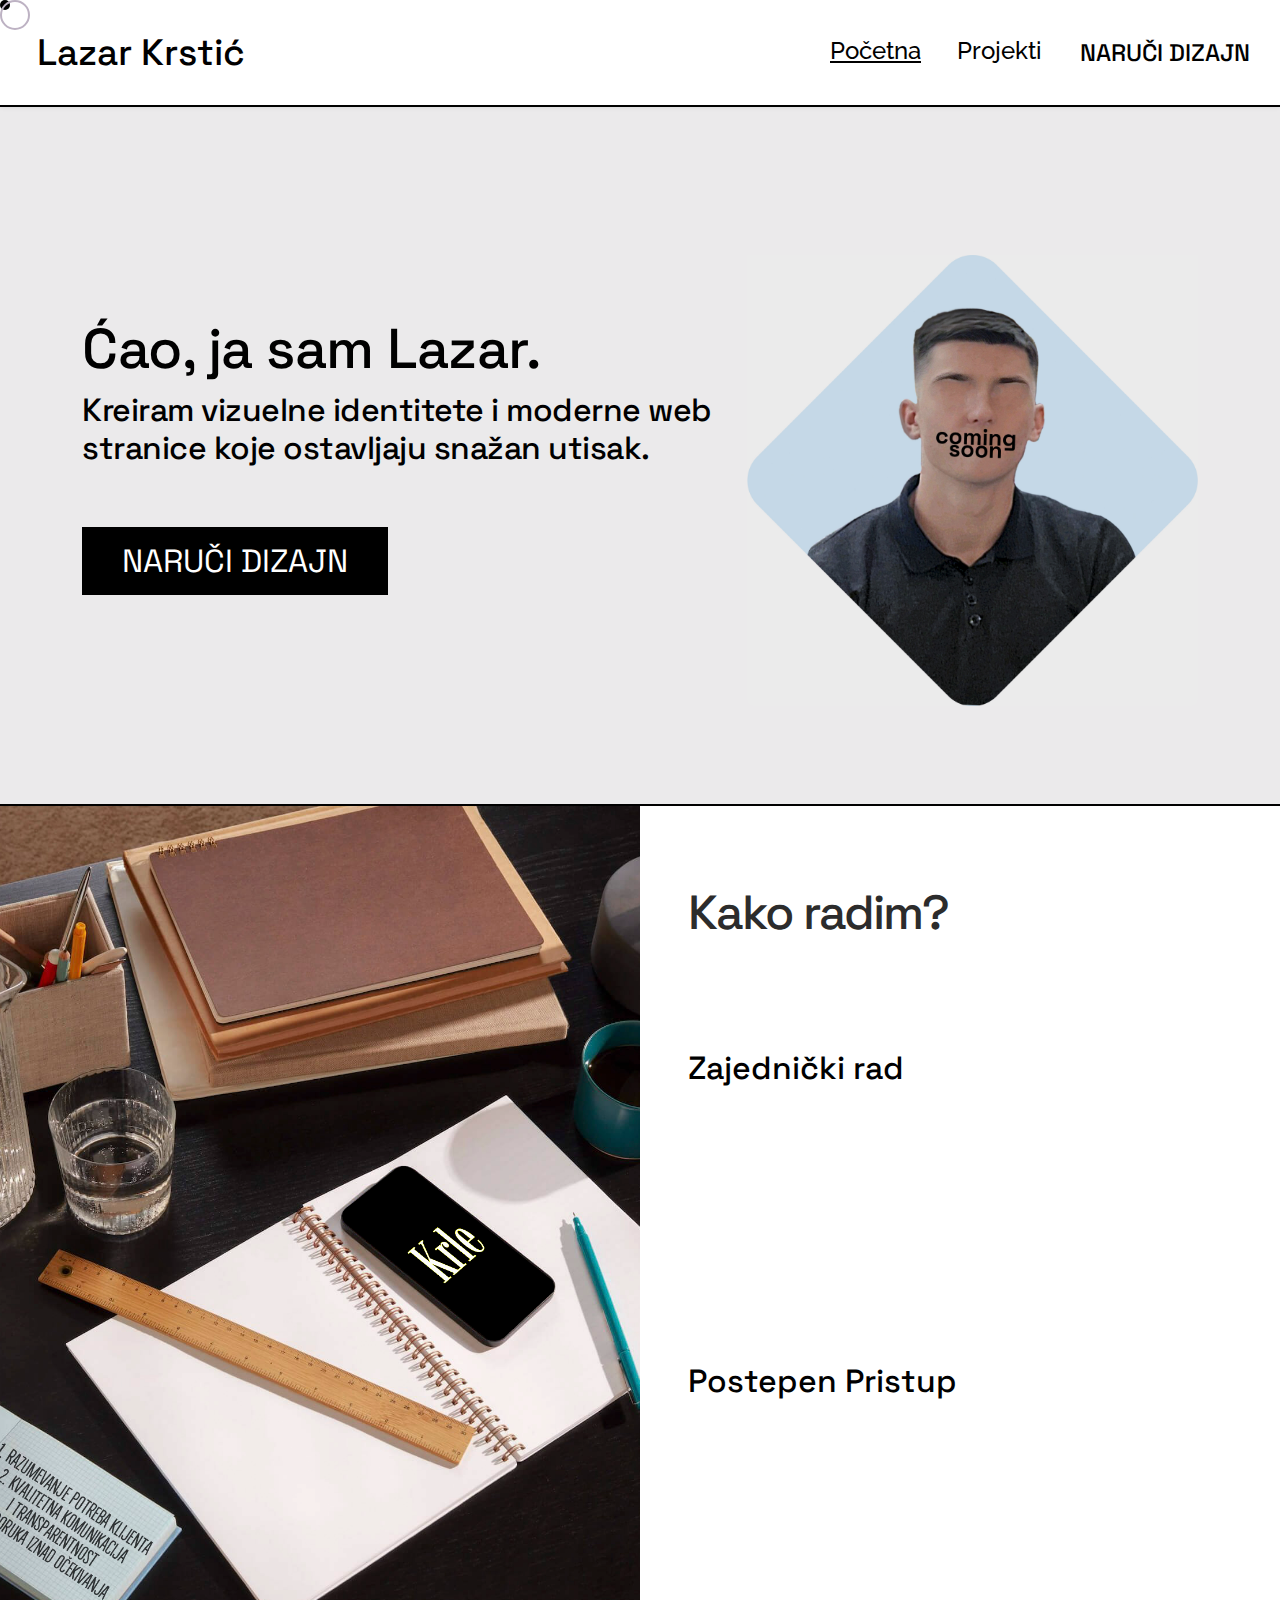
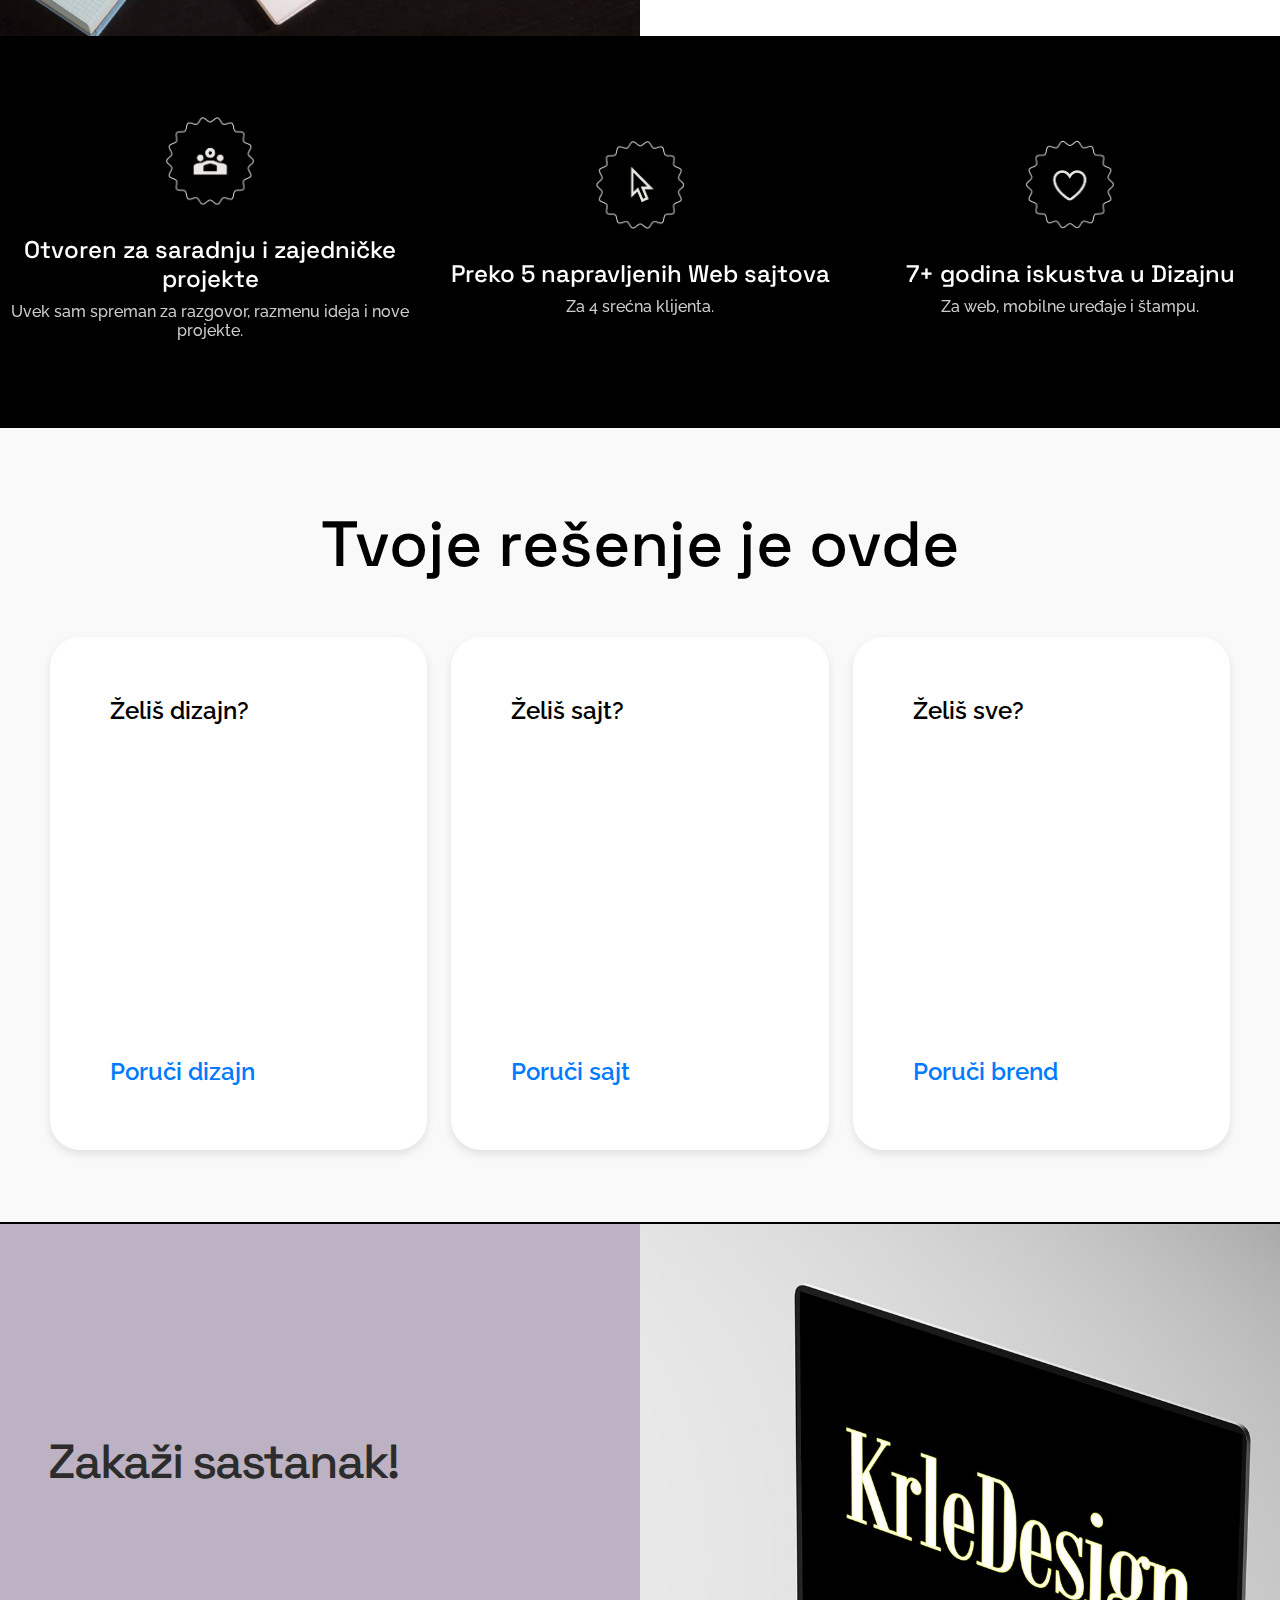
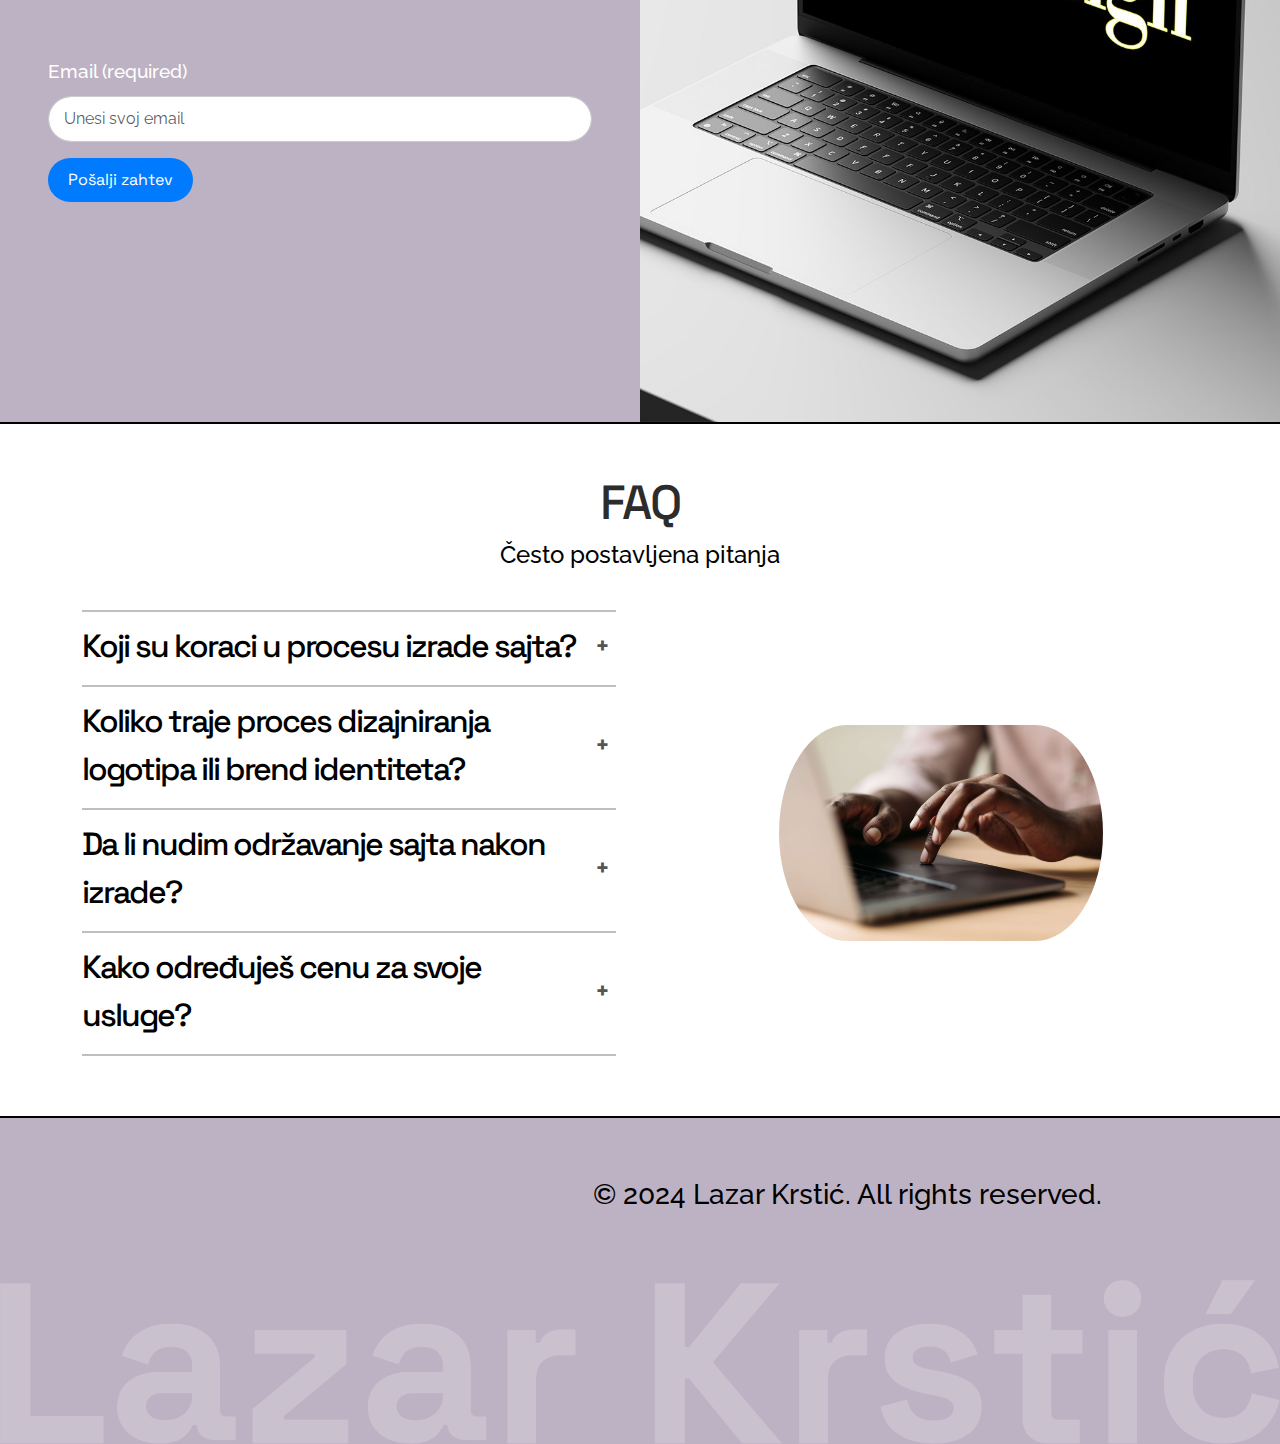
<file: index.html>
<!doctype html>
<html lang="en">
  <head>
    <meta charset="utf-8">
    <meta name="viewport" content="width=device-width, initial-scale=1">
    <title>Početna</title>
    <link rel="icon" href="assets/icon.png" type="image/png"> <!-- Dodato za favicon -->
    <link href="https://cdn.jsdelivr.net/npm/bootstrap@5.3.3/dist/css/bootstrap.min.css" rel="stylesheet" integrity="sha384-QWTKZyjpPEjISv5WaRU9OFeRpok6YctnYmDr5pNlyT2bRjXh0JMhjY6hW+ALEwIH" crossorigin="anonymous">
    <link rel="stylesheet" href="css/style.css">
    <link rel="stylesheet" href="https://cdn.jsdelivr.net/npm/swiper@11/swiper-bundle.min.css"/>
    <link rel="stylesheet" href="https://unpkg.com/swiper/swiper-bundle.min.css">


</head>
  <body>
    <!-- Custom cursor -->
    <div class="custom-cursor"></div>
    <div class="custom-cursor-inner"></div>
    
    <!-- Navbar -->
    <nav class="navbar navbar-expand-lg">
      <a class="navbar-brand" href="index.html">Lazar Krstić</a>
      <button class="navbar-toggler collapsed" type="button" data-bs-toggle="collapse" data-bs-target="#navbarNav" aria-controls="navbarNav" aria-expanded="false" aria-label="Toggle navigation">
        <span class="navbar-toggler-icon"></span>
      </button>
      <div class="collapse navbar-collapse justify-content-end" id="navbarNav">
        <ul class="navbar-nav">
          <li class="nav-item">
            <a class="nav-link" id="home-link" href="index.html">Početna</a>
          </li>
          <li class="nav-item">
            <a class="nav-link" id="projects-link" href="projects.html">Projekti</a>
          </li>
          <li class="nav-item">
            <a class="nav-link button-link" id="order-link" href="order.html">NARUČI DIZAJN</a>
          </li>
        </ul>
      </div>
    </nav>

    <!-- Intro section -->
    <section class="intro-section">
      <div class="container py-5">
        <div class="row align-items-center">
          <div class="col-md-7">
            <h1 class="display-4">Ćao, ja sam Lazar.</h1>
            <p class="lead">Kreiram vizuelne identitete i moderne web stranice koje ostavljaju snažan utisak.</p>
            <a href="order.html" class="btn">NARUČI DIZAJN</a>
          </div>
          <div class="col-md-5 text-center">
            <img src="assets/profile.jpg" alt="Profilna slika" class="img-fluid rounded">
          </div>
        </div>
      </div>
    </section>

    <!-- Work Method section -->
    <section class="container-fluid work-method"> 
      <div class="row"> 
        <div class="col-md-6 p-0"> 
          <img src="assets/deskKrle.jpg" alt="Desk" class="img-fluid"> 
        </div> 
        <div class="col-md-6 p-4 d-flex align-items-center justify-content-center"> 
          <div class="text-left p-md-4">
            <h1 class="title">Kako radim?</h1> 
            <h2 class="subtitle">Zajednički rad</h2> 
            <p class="text">Uspešan projekat počinje razumevanjem tvojih potreba i ciljeva. Kroz otvorenu komunikaciju i saradnju, razvijam rešenja koja verno predstavljaju tvoj brend. Svaki korak procesa prilagođen je kako bi rezultat bio moderan, funkcionalan i prilagođen tebi.</p> 
            <h2 class="subtitle">Postepen Pristup</h2> 
            <p class="text">Proces rada je podeljen u faze koje omogućavaju stalne povratne informacije. Dizajn i funkcionalnosti se razvijaju i unapređuju dok ne postignemo savršen balans između estetike i praktičnosti. Nijedan detalj ne ostavljam slučaju.</p> 
          </div>
        </div> 
      </div> 
    </section>
    
    <!-- Swiper section -->
    <section class="custom-slider-section">
      <div class="container-fluid px-0">
        <div class="swiper customSwiper">
          <div class="swiper-wrapper">
            <!-- Slide 1 -->
            <div class="swiper-slide">
              <div class="custom-icon-box">
                <img src="assets/communityIcon.png" alt="Icon 1" class="custom-icon-img">
                <h3 class="custom-slider-title">Otvoren za saradnju i zajedničke projekte</h3>
                <h4 class="custom-slider-text">Uvek sam spreman za razgovor, razmenu ideja i nove projekte.</h4>
              </div>
            </div>
            <!-- Slide 2 -->
            <div class="swiper-slide">
              <div class="custom-icon-box">
                <img src="assets/cursourIcon.png" alt="Icon 2" class="custom-icon-img">
                <h3 class="custom-slider-title">Preko 5 napravljenih Web sajtova</h3>
                <h4 class="custom-slider-text">Za 4 srećna klijenta.</h4>
              </div>
            </div>
            <!-- Slide 3 -->
            <div class="swiper-slide">
              <div class="custom-icon-box">
                <img src="assets/heartIcon.png" alt="Icon 3" class="custom-icon-img">
                <h3 class="custom-slider-title">7+ godina iskustva u Dizajnu</h3>
                <h4 class="custom-slider-text">Za web, mobilne uređaje i štampu.</h4>
              </div>
            </div>
            <!-- Slide 4 -->
            <div class="swiper-slide">
              <div class="custom-icon-box">
                <img src="assets/icon.png" alt="Icon 4" class="custom-icon-img">
                <h3 class="custom-slider-title">Novi izazovi u dizajnu</h3>
                <h4 class="custom-slider-text">Uvek spreman da probam nove tehnologije i alate.</h4>
              </div>
            </div>
          </div>
        </div>
      </div>
    </section>
    
    <!-- Solutions Section -->
    <section class="solutions-section py-5">
      <div class="solution-section-container">
        <h2 class="solutions-title">Tvoje rešenje je ovde</h2>
        <div class="row mt-4 d-flex align-items-center justify-content-center">
          <!-- First Solution -->
          <div class="col-lg-4 mb-4">
            <div class="solution-card">
              <h3 class="solution-subtitle">Želiš dizajn?</h3>
              <p class="solution-text">
                Kreiram vizuelna rešenja koja ističu jedinstvenost tvog brenda. Bilo da ti je potreban logotip, ilustracija ili kompletan brend identitet, fokusiram se na estetiku i funkcionalnost kako bih stvorio dizajn koji ostavlja jak utisak.
              </p>
              <a href="order.html" class="solution-link">Poruči dizajn</a>
            </div>
          </div>
          <!-- Second Solution -->
          <div class="col-lg-4 mb-4">
            <div class="solution-card">
              <h3 class="solution-subtitle">Želiš sajt?</h3>
              <p class="solution-text">
                Razvijam moderne i prilagođene veb sajtove koji nude odlično korisničko iskustvo. Od ideje do realizacije, moj cilj je da tvoj sajt odražava tvoje vrednosti i postane snažan alat za tvoj uspeh. Tvoj uspeh je moj prioritet.
              </p>
              <a href="order.html" class="solution-link">Poruči sajt</a>
            </div>
          </div>
          <!-- Third Solution -->
          <div class="col-lg-4 mb-4">
            <div class="solution-card">
              <h3 class="solution-subtitle">Želiš sve?</h3>
              <p class="solution-text">
                Od kreiranja brend identiteta do dizajna i izrade sajta, nudim kompletan paket usluga kako bih osigurao doslednost tvog vizuelnog izraza na svim platformama. Uložimo zajedno u tvoj uspeh!
              </p>
              <a href="order.html" class="solution-link">Poruči brend</a>
            </div>
          </div>
        </div>
      </div>
    </section>

        <!-- Schedule Meeting Section -->
    <section class="container-fluid schedule-meeting" background-color="#bdb2c3">
      <div class="row">
        <!-- Text Section -->
        <div class="col-md-6 p-4 d-flex align-items-center justify-content-center">
          <div class="text-left p-md-4">
            <h1 class="title">Zakaži sastanak!</h1>
            <p class="text">
              Zakazivanje besplatnog 1:1 uvodnog sastanka sa mnom kako bismo razgovarali o tvojim potrebama za dizajn/sajt.
            </p>
            <form class="meeting-form" action="https://api.web3forms.com/submit" method="POST">
              <input type="hidden" name="access_key" value="a82c803b-9de8-4d1c-83b5-ed496b035e19">
              
              <label for="email" class="form-label">Email (required)</label>
              <input type="email" id="email" name="email" class="form-control rounded-input" placeholder="Unesi svoj email" required>
              
              <button type="submit" class="btn mt-3">Pošalji zahtev</button>
              
              <!-- Honeypot Spam Protection -->
              <input type="checkbox" name="botcheck" class="hidden" style="display: none;">
            </form>
          </div>
        </div>
        <!-- Image Section -->
        <div class="col-md-6 p-0">
          <img src="assets/MacBookKrle.jpg" alt="Sastanak" class="img-fluid">
        </div>
      </div>
    </section>

    <!-- FAQ Section -->
    <section class="faq-section container-fluid">
      <div class="row">
        <h1 class="faq-title">FAQ</h1>
        <h2 class="faq-subtitle">Često postavljena pitanja</h2>
        <!-- Left Column: FAQ -->
        <div class="col-md-6 px-4">
          <div class="faq-container">
            <!-- FAQ Item 1 -->
            <hr />
            <div class="faq-item">
              <div class="faq-question">
                <span>Koji su koraci u procesu izrade sajta?</span>
                <button class="faq-toggle">+</button>
              </div>
              <div class="faq-answer">
                Svaki projekat počinje razgovorom o tvojim potrebama i ciljevima. Zatim prelazimo na planiranje, dizajn i razvoj, uz redovnu komunikaciju kako bismo osigurali da krajnji rezultat odgovara tvojim očekivanjima.
              </div>
            </div>
            <hr />

            <!-- FAQ Item 2 -->
            <div class="faq-item">
              <div class="faq-question">
                <span>Koliko traje proces dizajniranja logotipa ili brend identiteta?</span>
                <button class="faq-toggle">+</button>
              </div>
              <div class="faq-answer">
                Vreme izrade zavisi od složenosti projekta i tvojih specifičnih zahteva, ali obično traje između 5 i 10 dana, uključujući revizije.
              </div>
            </div>
            <hr />

            <!-- FAQ Item 3 -->
            <div class="faq-item">
              <div class="faq-question">
                <span>Da li nudim održavanje sajta nakon izrade?</span>
                <button class="faq-toggle">+</button>
              </div>
              <div class="faq-answer">
                Da, nudim usluge optimizacije, redovnih ažuriranja i tehničke podrške kako bi tvoj sajt bio uvek funkcionalan i bezbedan.
              </div>
            </div>
            <hr />

            <!-- FAQ Item 4 -->
            <div class="faq-item">
              <div class="faq-question">
                <span>Kako određuješ cenu za svoje usluge?</span>
                <button class="faq-toggle">+</button>
              </div>
              <div class="faq-answer">
                Cene su fleksibilne i zavise od specifičnih zahteva projekta, njegove složenosti i vremena potrebnog za realizaciju. Nakon inicijalnog dogovora i analize tvojih potreba, dajem preciznu ponudu prilagođenu tvom budžetu.
              </div>
            </div>
            <hr />
          </div>
        </div>

        <!-- Right Column: Image -->
        <div class="col-md-6 d-flex justify-content-center align-items-center">
          <img src="assets/sastanak.jpg" alt="FAQ Slika" class="faq-image">
        </div>
      </div>
    </section>

    <!-- Footer -->
    <footer class="custom-footer">
      <div class="footer-content">
        <div class="footer-left">
          <p>Braće Spasojević, Trstenik</p>
          <p>069 / 660 - 185</p>
          <p>lazar@h2h.rs</p>
        </div>
        <div class="footer-right">
          <h3>&copy; 2024 Lazar Krstić. All rights reserved.</h3>
          <p>From idea to reality – Lazar Krstić.</p>
        </div>
      </div>
      <div class="footer-image">
        <img src="assets/bgForFooter.png" alt="Footer Background">
      </div>
    </footer>
  

    <!--#region Script -->
      <script src="https://cdn.jsdelivr.net/npm/bootstrap@5.3.3/dist/js/bootstrap.bundle.min.js" integrity="sha384-YvpcrYf0tY3lHB60NNkmXc5s9fDVZLESaAA55NDzOxhy9GkcIdslK1eN7N6jIeHz" crossorigin="anonymous"></script>
      <script src="https://code.jquery.com/jquery-3.6.0.min.js"></script>
      <script src="js/script.js"></script>
      <script src="https://cdn.jsdelivr.net/npm/swiper@11/swiper-bundle.min.js"></script>
    <!-- #endregion -->
  
  </body>
</html>
</file>
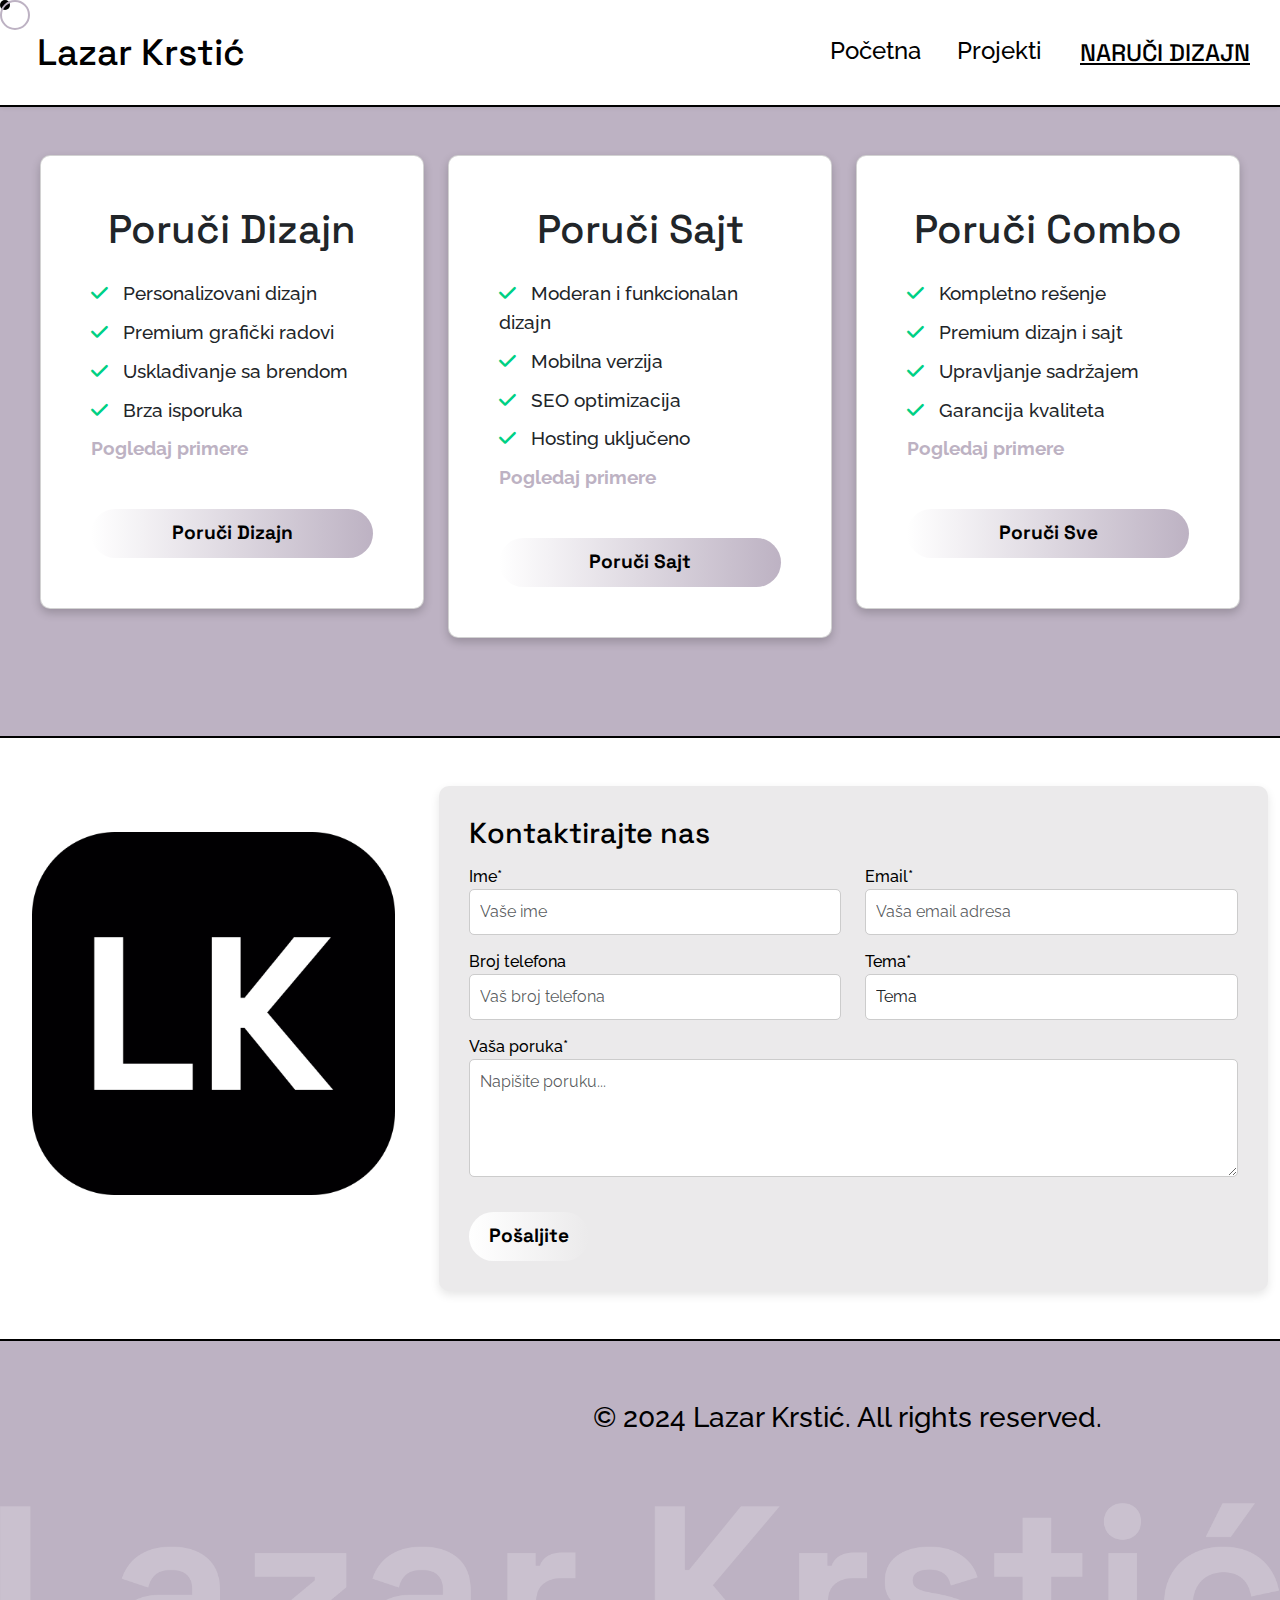
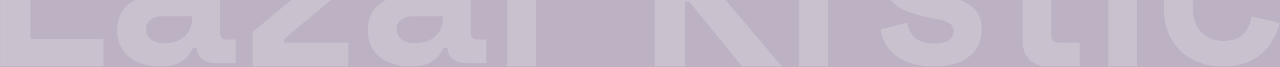
<file: order.html>
<!doctype html>
<html lang="en">
  <head>
    <meta charset="utf-8">
    <meta name="viewport" content="width=device-width, initial-scale=1">
    <title>Naruči dizajn</title>
    <link rel="icon" href="assets/icon.png" type="image/png"> <!-- Dodato za favicon -->
    <link href="https://cdn.jsdelivr.net/npm/bootstrap@5.3.3/dist/css/bootstrap.min.css" rel="stylesheet" integrity="sha384-QWTKZyjpPEjISv5WaRU9OFeRpok6YctnYmDr5pNlyT2bRjXh0JMhjY6hW+ALEwIH" crossorigin="anonymous">
    <link rel="stylesheet" href="css/style.css">
    <link rel="stylesheet" href="https://cdn.jsdelivr.net/npm/swiper@11/swiper-bundle.min.css"/>
    <link rel="stylesheet" href="https://unpkg.com/swiper/swiper-bundle.min.css">
    <link rel="stylesheet" href="https://cdnjs.cloudflare.com/ajax/libs/font-awesome/6.0.0-beta3/css/all.min.css">

</head>
  <body>
    <!-- Custom cursor -->
    <div class="custom-cursor"></div>
    <div class="custom-cursor-inner"></div>
    
    <!-- Navbar -->
    <nav class="navbar navbar-expand-lg">
      <a class="navbar-brand" href="index.html">Lazar Krstić</a>
      <button class="navbar-toggler collapsed" type="button" data-bs-toggle="collapse" data-bs-target="#navbarNav" aria-controls="navbarNav" aria-expanded="true" aria-label="Toggle navigation">
        <span class="navbar-toggler-icon"></span>
      </button>
      <div class="collapse navbar-collapse justify-content-end" id="navbarNav">
        <ul class="navbar-nav">
          <li class="nav-item">
            <a class="nav-link" id="home-link" href="index.html">Početna</a>
          </li>
          <li class="nav-item">
            <a class="nav-link" id="projects-link" href="projects.html">Projekti</a>
          </li>
          <li class="nav-item">
            <a class="nav-link button-link" id="order-link" href="order.html">NARUČI DIZAJN</a>
          </li>
        </ul>
      </div>
    </nav>

    <!-- Hero sekcija -->
    <section class="order-design-section container-fluid py-5">
      <div class="row justify-content-center">
        <!-- Kartica 1: Poruči Dizajn -->
        <div class="col-md-4">
          <div class="card order-card">
            <h3 class="card-title">Poruči Dizajn</h3>
            <ul class="card-features">
              <li><i class="fa fa-check"></i> Personalizovani dizajn</li>
              <li><i class="fa fa-check"></i> Premium grafički radovi</li>
              <li><i class="fa fa-check"></i> Usklađivanje sa brendom</li>
              <li><i class="fa fa-check"></i> Brza isporuka</li>
              <li><a href="https://www.instagram.com/krledesign/" target="_blank">Pogledaj primere</a></li>
            </ul>
            <button class="btn order-btn" data-subject="design">Poruči Dizajn</button>
          </div>
        </div>

        <!-- Kartica 2: Poruči Sajt -->
        <div class="col-md-4">
          <div class="card order-card">
            <h3 class="card-title">Poruči Sajt</h3>
            <ul class="card-features">
              <li><i class="fa fa-check"></i> Moderan i funkcionalan dizajn</li>
              <li><i class="fa fa-check"></i> Mobilna verzija</li>
              <li><i class="fa fa-check"></i> SEO optimizacija</li>
              <li><i class="fa fa-check"></i> Hosting uključeno</li>
              <li><a href="projects.html">Pogledaj primere</a></li>
            </ul>
            <button class="btn order-btn" data-subject="website">Poruči Sajt</button>
          </div>
        </div>

        <!-- Kartica 3: Poruči Combo -->
        <div class="col-md-4">
          <div class="card order-card">
            <h3 class="card-title">Poruči Combo</h3>
            <ul class="card-features">
              <li><i class="fa fa-check"></i> Kompletno rešenje</li>
              <li><i class="fa fa-check"></i> Premium dizajn i sajt</li>
              <li><i class="fa fa-check"></i> Upravljanje sadržajem</li>
              <li><i class="fa fa-check"></i> Garancija kvaliteta</li>
              <li><a href="projects.html">Pogledaj primere</a></li>
            </ul>
            <button class="btn order-btn" data-subject="combo">Poruči Sve</button>
          </div>
        </div>
      </div>
    </section>

    <!-- Contact form -->
    <section id="contact-form" class="contact-form-section container-fluid py-5">
      <div class="row align-items-center">
        <!-- Leva strana: Logo -->
        <div class="col-md-4 text-center">
          <img src="assets/icon.png" alt="Logo" class="contact-logo" />
        </div>
    
        <!-- Desna strana: Forma -->
        <div class="col-md-8">
          <div class="form-container">
            <h2 class="form-heading">Kontaktirajte nas</h2>
            <form action="https://api.web3forms.com/submit" method="POST">
              <input type="hidden" name="access_key" value="a82c803b-9de8-4d1c-83b5-ed496b035e19">
              
              <div class="row">
                <!-- Ime -->
                <div class="col-md-6 form-group">
                  <label for="name">Ime*</label>
                  <input type="text" class="form-control" name="name" id="name" placeholder="Vaše ime" required />
                </div>
                <!-- Email -->
                <div class="col-md-6 form-group">
                  <label for="email">Email*</label>
                  <input type="email" class="form-control" name="email" id="email" placeholder="Vaša email adresa" required />
                </div>
              </div>
              <div class="row">
                <!-- Broj telefona -->
                <div class="col-md-6 form-group">
                  <label for="phone">Broj telefona</label>
                  <input type="text" class="form-control" name="phone" id="phone" placeholder="Vaš broj telefona" />
                </div>
                <!-- Tema -->
                <div class="col-md-6 form-group">
                  <label for="subject">Tema*</label>
                  <select class="form-control" name="subject" id="subject" required>
                    <option value="" disabled selected>Tema</option>
                    <option value="design">Dizajn</option>
                    <option value="website">Sajt</option>
                    <option value="combo">Combo</option>
                    <option value="other">Ostalo</option>
                  </select>
                </div>
              </div>
              <!-- Poruka -->
              <div class="form-group">
                <label for="message">Vaša poruka*</label>
                <textarea class="form-control" name="message" id="message" rows="4" placeholder="Napišite poruku..." required></textarea>
              </div>
              <!-- Dugme -->
              <button type="submit" class="btn submit-btn">Pošaljite</button>
              
              <!-- Honeypot Spam Protection -->
              <input type="checkbox" name="botcheck" class="hidden" style="display: none;">
            </form>
          </div>
        </div>
      </div>
    </section>

    <!-- Footer -->
    <footer class="custom-footer">
      <div class="footer-content">
        <div class="footer-left">
          <p>Braće Spasojević, Trstenik</p>
          <p>069 / 660 - 185</p>
          <p>lazar@h2h.rs</p>
        </div>
        <div class="footer-right">
          <h3>&copy; 2024 Lazar Krstić. All rights reserved.</h3>
          <p>From idea to reality – Lazar Krstić.</p>
        </div>
      </div>
      <div class="footer-image">
        <img src="assets/bgForFooter.png" alt="Footer Background">
      </div>
    </footer>
  
    <!--#region Script -->
      <script src="https://cdn.jsdelivr.net/npm/bootstrap@5.3.3/dist/js/bootstrap.bundle.min.js" integrity="sha384-YvpcrYf0tY3lHB60NNkmXc5s9fDVZLESaAA55NDzOxhy9GkcIdslK1eN7N6jIeHz" crossorigin="anonymous"></script>
      <script src="https://code.jquery.com/jquery-3.6.0.min.js"></script>
      <script src="js/script.js"></script>
      <script src="https://cdn.jsdelivr.net/npm/swiper@11/swiper-bundle.min.js"></script>
    <!-- #endregion -->
  </body>
</html>
</file>
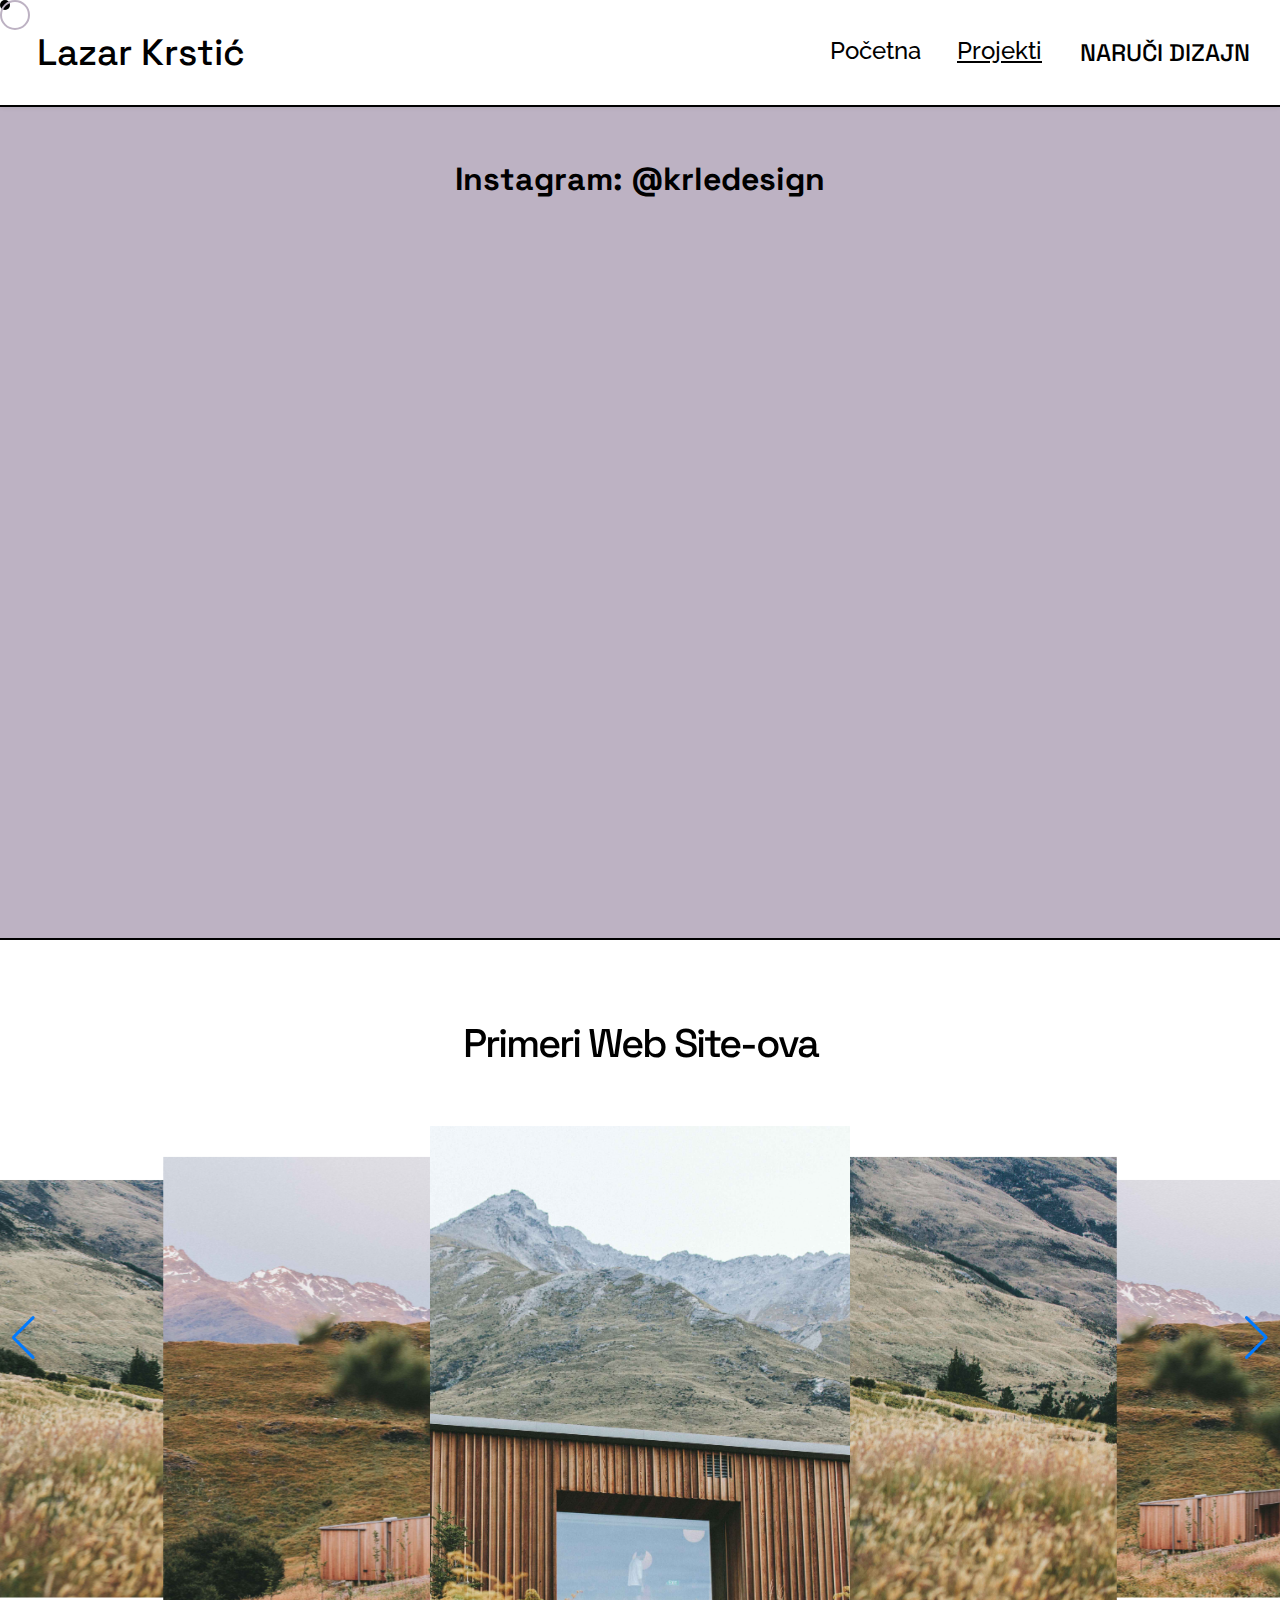
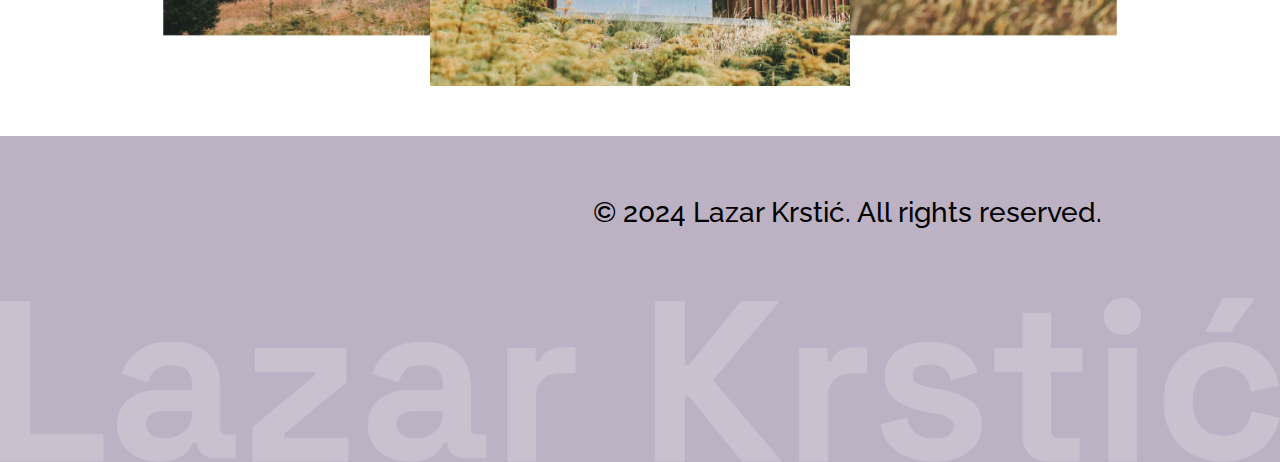
<file: projects.html>
<!doctype html>
<html lang="en">
  <head>
    <meta charset="utf-8">
    <meta name="viewport" content="width=device-width, initial-scale=1">
    <title>Projekti</title>
    <link rel="icon" href="assets/icon.png" type="image/png"> <!-- Dodato za favicon -->
    <link href="https://cdn.jsdelivr.net/npm/bootstrap@5.3.3/dist/css/bootstrap.min.css" rel="stylesheet" integrity="sha384-QWTKZyjpPEjISv5WaRU9OFeRpok6YctnYmDr5pNlyT2bRjXh0JMhjY6hW+ALEwIH" crossorigin="anonymous">
    <link rel="stylesheet" href="css/style.css">
    <link rel="stylesheet" href="https://cdn.jsdelivr.net/npm/swiper@11/swiper-bundle.min.css"/>
    <link rel="stylesheet" href="https://unpkg.com/swiper/swiper-bundle.min.css">
    <link rel="stylesheet" href="https://cdnjs.cloudflare.com/ajax/libs/font-awesome/6.0.0-beta3/css/all.min.css">

</head>
  <body>

    <!-- Custom cursor -->
    <div class="custom-cursor"></div>
    <div class="custom-cursor-inner"></div>
        
    <!-- Navbar -->
    <nav class="navbar navbar-expand-lg">
        <a class="navbar-brand" href="index.html">Lazar Krstić</a>
        <button class="navbar-toggler collapsed" type="button" data-bs-toggle="collapse" data-bs-target="#navbarNav" aria-controls="navbarNav" aria-expanded="true" aria-label="Toggle navigation">
          <span class="navbar-toggler-icon"></span>
        </button>
        <div class="collapse navbar-collapse justify-content-end" id="navbarNav">
            <ul class="navbar-nav">
            <li class="nav-item">
                <a class="nav-link" id="home-link" href="index.html">Početna</a>
            </li>
            <li class="nav-item">
                <a class="nav-link" id="projects-link" href="projects.html">Projekti</a>
            </li>
            <li class="nav-item">
                <a class="nav-link button-link" id="order-link" href="order.html">NARUČI DIZAJN</a>
            </li>
            </ul>
        </div>
    </nav>
 
    <!-- Instagram Section -->
    <section class="instagram-section container-fluid text-center">
      <div class="row py-5">
        <div class="col-12">
          <a href="https://www.instagram.com/krledesign" target="_blank" class="instagram-title">Instagram: @krledesign</a>
        </div>
      </div>
      <div class="row justify-content-center">
        <div class="col-12">
          <div class="instagram-embed">
            <iframe 
              src="https://www.instagram.com/krledesign/embed/" 
              frameborder="0" 
              allowtransparency="true" 
              style="border: none; overflow: hidden; width: 100%; height: 600px;">
            </iframe>
          </div>
        </div>
      </div>
    </section>

    <!-- Swiper sites container -->
    <div id="sites" class="swiper-container custom-swiper-container">
      <h1 class="custom-swiper-text">Primeri Web Site-ova</h1>
      <div class="swiper-wrapper custom-swiper-wrapper">
        <div class="swiper-slide custom-swiper-slide">
          <img src="assets/1.jpg" class="custom-swiper-img">
        </div>
        <div class="swiper-slide custom-swiper-slide">
          <img src="assets/2.jpg" class="custom-swiper-img">
        </div>
        <div class="swiper-slide custom-swiper-slide">
          <img src="assets/3.jpg" class="custom-swiper-img">
        </div>
        <div class="swiper-slide custom-swiper-slide">
          <img src="assets/1.jpg" class="custom-swiper-img">
        </div>
        <div class="swiper-slide custom-swiper-slide">
          <img src="assets/2.jpg" class="custom-swiper-img">
        </div>
        <div class="swiper-slide custom-swiper-slide">
          <img src="assets/3.jpg" class="custom-swiper-img">
        </div>
      </div>
      <div class="swiper-button-prev custom-swiper-button-prev"></div>
      <div class="swiper-button-next custom-swiper-button-next"></div>
    </div>

    <!-- Footer -->
    <footer class="custom-footer">
      <div class="footer-content">
        <div class="footer-left">
          <p>Braće Spasojević, Trstenik</p>
          <p>069 / 660 - 185</p>
          <p>lazar@h2h.rs</p>
        </div>
        <div class="footer-right">
          <h3>&copy; 2024 Lazar Krstić. All rights reserved.</h3>
          <p>From idea to reality – Lazar Krstić.</p>
        </div>
      </div>
      <div class="footer-image">
        <img src="assets/bgForFooter.png" alt="Footer Background">
      </div>
    </footer>

    <!--#region Script -->
      <script src="https://cdn.jsdelivr.net/npm/bootstrap@5.3.3/dist/js/bootstrap.bundle.min.js" integrity="sha384-YvpcrYf0tY3lHB60NNkmXc5s9fDVZLESaAA55NDzOxhy9GkcIdslK1eN7N6jIeHz" crossorigin="anonymous"></script>
      <script src="https://code.jquery.com/jquery-3.6.0.min.js"></script>
      <script src="js/script.js"></script>
      <script src="https://cdn.jsdelivr.net/npm/swiper@11/swiper-bundle.min.js"></script>
    <!-- #endregion -->

  </body>
</html>
</file>
<file: css/style.css>
/* #region Global Styles */
@import url('https://fonts.googleapis.com/css2?family=Raleway:wght@500&family=Space+Grotesk:wght@500&display=swap');

/* Globalni font za ceo sajt*/
body {
  font-family: 'Raleway', sans-serif;
  font-optical-sizing: auto;
  font-weight: 500;
  font-style: normal;
  color: #000000; /* Primer boje */
  /* padding-top: 0 !important; */
}

h1 {
  font-family: "Space Grotesk", sans-serif;
  font-optical-sizing: auto;
  font-weight: 500;
  font-style: normal;
  font-size: 3rem; /* Primer veličine */
  color: #2c2c2c; /* Primer boje */
  letter-spacing: -2px;
}

p {
  font-family: 'Raleway', sans-serif;
  font-weight: 500;
  margin: 0; /* Manji razmak između redova */
  opacity: 0;
  transform: translateY(20px);
  transition: opacity 2s ease, transform 2s ease;
} 

/* Klasa koja se dodaje kada je element u vidljivosti */
p.fade-in {
  opacity: 1;
  transform: translateY(0);
}

/* #endregion */

/* #region Custom Mouse Cursor Styles */
    .custom-cursor {
      width: 30px;
      height: 30px;
      border: 2px solid #bdb2c3;
      border-radius: 50%;
      position: fixed;
      pointer-events: none;
      z-index: 9999;
      transform: translate(-50%, -50%);
      transition: background-color 0.3s ease, transform 0.1s ease-out;
    }

    .custom-cursor-inner {
      width: 10px;
      height: 10px;
      background-color: #000;
      border-radius: 50%;
      position: fixed;
      pointer-events: none;
      z-index: 9998;
      transform: translate(-50%, -50%);
      transition: transform 0.1s ease-out;
    }
    
    .custom-cursor.hidden,
    .custom-cursor-inner.hidden {
      opacity: 0;
    }

/* #endregion */

/* #region Navbar Styles */
  .navbar {
    background-color: #fff;
    padding: 20px;
    box-shadow: 0 2px 5px rgba(0, 0, 0, 0.1);
  }

  .navbar-brand {
    font-family: 'Space Grotesk', sans-serif;
    font-size: 2.3rem;
    font-weight: 500;
    text-decoration: none;
    color: #000;
    margin-right: auto;
    margin-left: 17px;
  }

  .navbar-nav {
    margin-left: auto; /* Pomera sve stavke osim navbar-brand uz desnu ivicu */
  }

  .navbar-nav .nav-item {
    margin-left: 20px; /* Razmak između stavki */
  }

  .navbar-nav .nav-link {
    font-family: 'Raleway', sans-serif;
    font-size: 1.5rem;
    font-weight: 500;
    text-decoration: none;
    color: #000;
    padding: 10px 0;
    transition: color 0.3s ease;
  }

  .navbar-nav .nav-link.active {
    text-decoration: underline; /* Podvlačenje aktivne stavke */
  }

  .navbar-nav .nav-link:hover {
    color: #bdb2c3;
  }

  .navbar-nav .button-link {
    font-family: 'Space Grotesk', sans-serif;
    font-weight: 500;
    border: 2px solid transparent;
    transition: all 0.3s ease;
  }

  .navbar-nav .button-link:hover {
    border-color: #000;
    color: #fff;
    padding-right: 40px;
    padding-left: 40px;
    background-color: #000;
    text-decoration: none;
  }

  .navbar-toggler {
    border: none;
    background: transparent;
  }
  
  .navbar-toggler:focus {
    outline: none;
    box-shadow: none;
  }
  
  .navbar-toggler-icon {
    width: 30px;
    height: 3px;
    background-color: #000;
    display: block;
    position: relative;
    transition: all 0.3s ease; /* Smanjena tranzicija za brži efekat */
  }
  
  .navbar-toggler-icon::before,
  .navbar-toggler-icon::after {
    content: '';
    width: 30px;
    height: 3px;
    background-color: #000;
    display: block;
    position: absolute;
    transition: all 0.3s ease;
  }
  
  .navbar-toggler-icon::before {
    top: -10px;
  }
  
  .navbar-toggler-icon::after {
    top: 10px;
  }
  
  .navbar-toggler:not(.collapsed) .navbar-toggler-icon {
    transform: rotate(45deg);
  }
  
  .navbar-toggler:not(.collapsed) .navbar-toggler-icon::before {
    transform: rotate(90deg);
    top: 0;
  }
  
  .navbar-toggler:not(.collapsed) .navbar-toggler-icon::after {
    transform: rotate(90deg);
    top: 0;
  }
/* #endregion */

/* #region Intro Section Styles */
  .intro-section {
    background-color: #ebeaeb;
    padding: 50px;
    border-top: 2px solid #000;
    border-bottom: 2px solid #000;
  }

  .display-4 {
    font-family: 'Space Grotesk';
    font-optical-sizing: auto;
    font-weight: 500;
    font-style: normal;
    color: #000000; /* Primer boje */
    letter-spacing: -0.5px; /* Smanjen razmak između karaktera */
    line-height: 1.2; /* Smanjen razmak između redova */
  }

  .lead {
      font-family: 'Space Grotesk';
      font-size: 2rem;
      font-weight: 500;
      font-style: normal;
      color: #000000; /* Primer boje */
      letter-spacing: -0.5px; /* Smanjen razmak između karaktera */
      line-height: 1.2; /* Smanjen razmak između redova */
  }

  .btn {
    background-color: #000000; /* Dark background color */
    color: #fff; /* White text color */
    padding: 10px;
    padding-left: 40px;
    padding-right: 40px;
    
    border: none; /* Remove border */
    border-radius: 0; /* Rounded corners */
    font-size: 2rem; /* Font size */
    text-align: center; /* Center text */
    text-decoration: none; /* Remove underline */
    display: inline-block; /* Inline block display */
    transition: background-color 0.9s ease;
    margin-top: 60px;
    font-family: "Space Grotesk", serif;
  }

  .btn:hover {
    color: #000;
    background-color: #fff;
    border-color: #000;
    padding-left: 50px;
    padding-right: 50px;
    transition: all 1s ease;
  }

  .img-fluid {
    width: 100%;
    height: auto;
    object-fit: cover;
    padding-top: 50px;
  }

/* #endregion */

/* #region Work Method Styles */
.work-method .title { 
  font-family: 'Space Grotesk', sans-serif; 
  font-size: 3rem; 
  padding-bottom: 50px;
  margin-top: 30px;
}

.work-method .subtitle { 
  font-family: 'Space Grotesk', sans-serif; 
  font-size: 2rem;
  padding-top: 50px;
} 

.work-method .text { 
  font-family: 'Raleway', sans-serif;
  font-size: 1.5rem;
}

.work-method .img-fluid { 
  width: auto; 
  height: 100%; 
  object-fit: cover;
  padding: 0;
  margin: 0; 
}

.work-method .col-md-6.p-4 {
  display: flex;
  align-items: center;
  justify-content: center;
  padding: 0;
  
}

@media (max-width: 767.98px) {
  .work-method .text-left {
    padding-left: 15px;
    padding-right: 15px;
  }
  .work-method .img-fluid { 
    height: auto; 
  }
}
/* #endregion */

/* #region Slider Styles */

  .custom-slider-section {
    background-color: #000; /* Crna pozadina */
    padding: 80px 0;
    text-align: center;
    height: auto;
  }

  .custom-icon-box {
    color: #fff; /* Bela boja ikonica */
  }

  .custom-slider-title {
    font-family: 'Space Grotesk', sans-serif;
    font-size: 1.5rem;
    font-weight: 500;
    color: #fff; /* Bela boja teksta */
  }

  .custom-slider-text {
    font-family: 'Raleway', sans-serif;
    font-size: 1rem;
    color: #ccc; /* Svetlija boja teksta */
    margin-top: 5px;
  }

  .custom-icon-img {
    width: 90px; /* Fiksna širina */
    height: 90px; /* Fiksna visina */
    color: #fff; /* Bela boja ikonica */
    margin-bottom: 30px;
  }

  .customSwiper {
    width: 100%;
    padding: 0; /* Uklanjanje paddinga */
    margin: 0; /* Uklanjanje margina */
    align-items: center;
  }

  .customSwiper .swiper-wrapper {
    width: 100%; /* Osiguranje da wrapper ide preko cele širine prozora */
    height: auto; /* Visina se prilagođava sadržaju */
  }

  .customSwiper .swiper-slide {
    display: flex;
    justify-content: center;
    align-items: center;
    height: auto;
  }


/* #endregion*/

/* #region Slideshow Style */
  .custom-swiper-container {
    width: 100%;
    height: auto;
    overflow: hidden;
    padding-top: 50px;
    padding-bottom: 50px;
  }

  .custom-swiper-text {
    font-family: 'Space Grotesk', sans-serif;
    font-size: 2.5rem;
    font-weight: 500;
    text-align: center;
    color: #000000; /* Bela boja teksta */
    padding-top: 30px;
    padding-bottom: 50px;
  }

  .custom-swiper-wrapper {
    display: flex;
    align-items: center;
  }

  .custom-swiper-slide {
    display: flex;
    justify-content: center;
    align-items: center;
  }

  .custom-swiper-img {
    width: 100%;
    height: 100%;
    object-fit: cover; /* Održava proporcije slike unutar kontejnera */
  }

  .custom-swiper-button-prev,
  .custom-swiper-button-next {
    color: #fff; /* Bela boja za navigacione dugmiće */
  }

/* #endregion*/

/* #region Solutions Section Styles */
.solutions-section {
  background-color: #f9f9f9;
}

.solution-section-container {
  padding-left: 50px;
  padding-right: 50px;
  text-align: center;
  
}

.solutions-title {
  font-family: 'Space Grotesk', sans-serif;
  font-size: 4rem;
  font-weight: 500;
  color: #000000;
  padding-top: 30px; 
  padding-bottom: 30px;

}

.solution-card {
  background-color: #fff;
  border-radius: 30px;
  padding: 20px;
  box-shadow: 0 4px 8px rgba(0, 0, 0, 0.1);
  transition: transform 0.3s ease, box-shadow 0.3s ease;
  text-align: left;
  width: auto;
  height: auto;
  display: flex;
  flex-direction: column;
  justify-content: space-between;
}

.solution-card:hover {
  transform: translateY(-5px);
  /* manja senka */
  /* box-shadow: 0 8px 16px rgba(0, 0, 0, 0.2);  */
  /* veca senka */
  box-shadow: 0 12px 24px rgba(0, 0, 0, 0.2);
  
}

.solution-subtitle {
  font-size: 1.5rem;
  font-weight: 600;
  color: #000000;
  margin: 40px;
}

.solution-text {
  font-size: 1rem;
  color: #666;
  margin: 40px;
}

.solution-link {
  font-size: 1.5rem;
  font-weight: 600;
  color: #007bff;
  text-decoration: none;
  margin: 40px;
}

.solution-link:hover {
  text-decoration: underline;
}

@media (max-width: 767.98px) {
  .solutions-title {
    font-size: 2rem;
    padding-top: 0px; 
    padding-bottom: 20px;

  }
}
/* #endregion */

/* #region Schedule Meeting Section Style */
.schedule-meeting .title {
  font-family: 'Space Grotesk', sans-serif;
  font-size: 3rem;
  padding-bottom: 20px;
  margin-top: 30px;
}

.schedule-meeting .text {
  font-family: 'Raleway', sans-serif;
  font-size: 1.5rem;
  margin-bottom: 30px;
  color: #000000;
}

.schedule-meeting .form-label {
  font-family: 'Raleway', sans-serif;
  font-size: 1.2rem;
  margin-bottom: 10px;
  display: block;
}

.schedule-meeting .form-control {
  width: 100%;
  padding: 10px 15px;
  font-size: 1rem;
  border: 1px solid #ccc;
  border-radius: 25px;
  outline: none;
}

.schedule-meeting .form-control:focus {
  border-color: #007bff;
  box-shadow: 0 0 5px rgba(0, 123, 255, 0.5);
}

.schedule-meeting .col-md-6.p-4 {
  background-color: #bdb2c3; /* Pozadinska boja */
  display: flex;
  align-items: center;
  justify-content: center;
  padding: 40px; /* Prostor oko teksta */
  color: #fff; /* Bela boja teksta za bolji kontrast */
  border-top: 2px solid #000;
}

.schedule-meeting .btn {
  background-color: #007bff;
  color: #fff;
  padding: 10px 20px;
  font-size: 1rem;
  border: none;
  border-radius: 25px;
  cursor: pointer;
  margin-bottom: 40px;
}

.schedule-meeting .btn:hover {
  background-color: #0056b3;
}

.schedule-meeting .img-fluid {
  width: auto;
  height: 800px;
  object-fit: cover;
  padding: 0;
  margin: 0;
  border-top: 2px solid #000;
}

@media (max-width: 767.98px) {
  .schedule-meeting .text-left {
    padding-left: 15px;
    padding-right: 15px;
  }
  .schedule-meeting .img-fluid {
    height: auto;
  }
}
/* #endregion */

/* #region FAQ Section Style ======= */
.faq-section {
  padding: 50px;
  border-top: 2px solid #000;
  border-bottom: 2px solid #000;
}

.faq-title {
  font-family: 'Space Grotesk', sans-serif;
  font-size: 3rem;
  margin-bottom: 10px;
  text-align: center;
}

.faq-subtitle {
  font-family: 'Raleway', sans-serif;
  font-size: 1.5rem;
  margin-bottom: 30px;
  text-align: center;
}

.faq-container {
  padding-left: 20px;
}

.faq-item {
  margin-bottom: 15px;
}

.faq-question {
  font-family: "Space Grotesk", serif;
  font-optical-sizing: auto;
  font-weight: 500;
  font-style: normal;
  font-size: 2rem;
  display: flex;
  color: #000000;
  justify-content: space-between;
  align-items: center;
  cursor: pointer;
  letter-spacing: -2px;
}

.faq-answer {
  max-height: 0;
  overflow: hidden;
  font-size: 1.5rem;
  transition: max-height 0.5s ease-out, padding 1s ease-out;
}

.faq-answer.open {
  max-height: 500px; /* Adjust based on content */
  padding-top: 10px;
}

.faq-toggle {
  background-color: transparent;
  border: none;
  font-size: 1.5rem;
  font-weight: bold;
  cursor: pointer;
  color: #555;
  transition: transform 2s ease;
}

.faq-toggle.open {
  transform: rotate(45deg);
}

.faq-toggle:hover {
  color: #000;
}

hr {
  border: none; /* Uklanja default border */
  height: 2px; /* Visina linije */
  background-color: #000; /* Crna boja */
  margin: 10px 0; /* Margina iznad i ispod linije */
}

.faq-image {
  position: relative;
  max-width: 70%;
  padding: 0 40px;
  border-radius: 1000px;
  object-fit: cover;
  overflow: hidden;
}
@media (max-width: 767.98px) {
  .faq-image {
    max-width: 100%;
    border-radius: 0;
  }
  .faq-section {
    padding: 20px;
  }
}

/* #endregion */

/* #region Instagram Section Style */

.instagram-section {
  background-color: #bdb2c3;
  border-top: 2px solid #000;
  border-bottom: 2px solid #000;

}

.instagram-title {
  font-family: 'Space Grotesk', sans-serif;
  font-size: 2rem;
  font-weight: bold;
  margin-bottom: 20px;
  text-decoration: none; /* Uklanja podvlačenje linka */
  color: inherit; /* Nasleđuje boju teksta */
  transition: transform 0.3s ease; /* Dodavanje tranzicije za hover efekat */
}

.instagram-title:hover {
  transform: scale(1.1); /* Blago uvećanje teksta prilikom hovera */
}

.instagram-embed iframe {
  border-radius: 10px;
  max-width: 80%;
  height: 600px;
  margin: 0 auto;
  margin-bottom: 80px;
}

/* #endregion */

/* #region Orders Card Style */
  .order-design-section {
    background-color: #bdb2c3;
    color: #fff;
    padding: 20px 40px; /* Horizontal padding */
    border-top: #000 solid 2px;
  }

  .order-card {
    background-color: #ffffff;
    border-radius: 10px;
    padding: 50px;
    text-align: center;
    box-shadow: 0px 4px 10px rgba(0, 0, 0, 0.2);
    transition: transform 0.3s, box-shadow 0.3s;
    margin-bottom: 50px;
  }

  .order-card:hover {
    transform: scale(1.05);
    box-shadow: 0px 8px 20px rgba(0, 0, 0, 0.4);
  }

  .card-title {
    font-family: 'Space Grotesk', sans-serif;
    font-size: 2.5rem;
    margin-bottom: 15px;
  }

  .card-features {
    list-style: none;
    padding: 0;
    text-align: left;
  }

  .card-features li {
    font-family: 'Raleway', sans-serif;
    font-size: 1.2rem;
    margin: 10px 0;
    position: relative;
  }

  .card-features li i {
    color: #00d084;
    margin-right: 10px;
  }

  .card-features li a {
    color: #bdb2c3;
    text-decoration: none;
    font-weight: bold;
  }

  .card-features li a:hover {
    text-decoration: underline;
  }

  .order-btn {
    background: linear-gradient(to right, #ffffff, #bdb2c3);
    border: none;
    color: #000;
    font-weight: bold;
    font-size: 1.2rem;
    padding: 10px 20px;
    border-radius: 30px;
    margin-top: 20px;
    cursor: pointer;
    transition: background 0.3s ease;
  }

  .order-btn:hover {
    background: linear-gradient(to left, #ffffff, #bdb2c3);
  }

  @media screen and (max-width: 767.98px) {
    .card-title {
      font-size: 2rem;
    }   
  }
/* #endregion */

/* #region Contact Form Style */
  .contact-form-section {
    background-color: #ffffff;
    color: #000;
    border-bottom: #000000 solid 2px;
    border-top: #000000 solid 2px;
  }

  .contact-logo {
    max-width: calc(100% - 40px); /* Automatska širina minus 40px */
    transition: transform 2s ease-in-out;
    animation: float 10s ease-in-out infinite; /* Dodaje animaciju lebdenja */
    padding-bottom: 50px;
  }
  
  @keyframes float {
    0% {
      transform: translate(0, 0);
    }
    10% {
      transform: translate(10px, -10px);
    }
    20% {
      transform: translate(-10px, 10px);
    }
    30% {
      transform: translate(10px, 10px);
    }
    40% {
      transform: translate(-10px, -10px);
    }
    50% {
      transform: translate(10px, -10px);
    }
    60% {
      transform: translate(-10px, 10px);
    }
    70% {
      transform: translate(10px, 10px);
    }
    80% {
      transform: translate(-10px, -10px);
    }
    90% {
      transform: translate(10px, -10px);
    }
    100% {
      transform: translate(0, 0);
    }
  }

  .form-container {
    background-color: #ebeaeb;
    padding: 30px;
    border-radius: 10px;
    box-shadow: 0 4px 10px rgba(0, 0, 0, 0.1);
  }

  .form-heading {
    font-family: 'Space Grotesk', sans-serif;
    font-size: 1.8rem;
    margin-bottom: 15px;
  }

  .form-description {
    font-family: 'Raleway', sans-serif;
    font-size: 1rem;
    margin-bottom: 20px;
  }

  .form-group {
    margin-bottom: 15px;
  }

  .form-control {
    width: 100%;
    padding: 10px;
    font-size: 1rem;
    border: 1px solid #ccc;
    border-radius: 5px;
  }

  .form-control:focus {
    outline: none;
    border-color: #000;
  }

  .submit-btn {
    background: linear-gradient(to right, #ffffff, #ebeaeb);
    border: none;
    color: #000;
    font-weight: bold;
    font-size: 1.2rem;
    padding: 10px 20px;
    border-radius: 30px;
    margin-top: 20px;
    cursor: pointer;
    transition: background 2s ease;
  }

  .submit-btn:hover {
    background: linear-gradient(to left, #ffffff, #ebeaeb);
  }

/* #endregion */

/* #region Footer Section Style */
.custom-footer {
  background-color: #bdb2c3;
  padding-top: 30px;
  display: flex;
  flex-direction: column; /* Postavlja elemente jedan ispod drugog */
  align-items: center;
  color: #000;
}

.footer-content {
  display: flex;
  justify-content: space-between; /* Razmak između levog i desnog dela */
  width: 80%; /* Smanjuje širinu footer-content kako bi elementi bili bliže jedan drugom */
  padding: 0 20px; /* Horizontalni padding */
  z-index: 1; /* Osigurava da je sadržaj iznad slike */
}

.footer-left {
  text-align: left; 
  padding: 30px;
}

.footer-right {
  text-align: right;
  padding: 30px;
}

.footer-image {
  width: 100%; /* Osigurava da slika zauzima celu širinu */
}

.footer-image img {
  width: 100%; 
  height: auto; 
  display: block; 
  opacity: 0.2;
}

/* Media query za manje ekrane */
@media (max-width: 767.98px) {
  .footer-content {
    flex-direction: column; /* Postavlja elemente jedan ispod drugog na manjim ekranima */
    align-items: center;
    text-align: center; /* Centriranje teksta */
    width: 100%; /* Vraća širinu na 100% za manje ekrane */
    padding: 10px;
  }

  .footer-left,
  .footer-right {
    width: 100%; /* Osigurava da elementi zauzimaju celu širinu na manjim ekranima */
    text-align: center; /* Centriranje teksta */
  }
}
/* #endregion */
</file>
